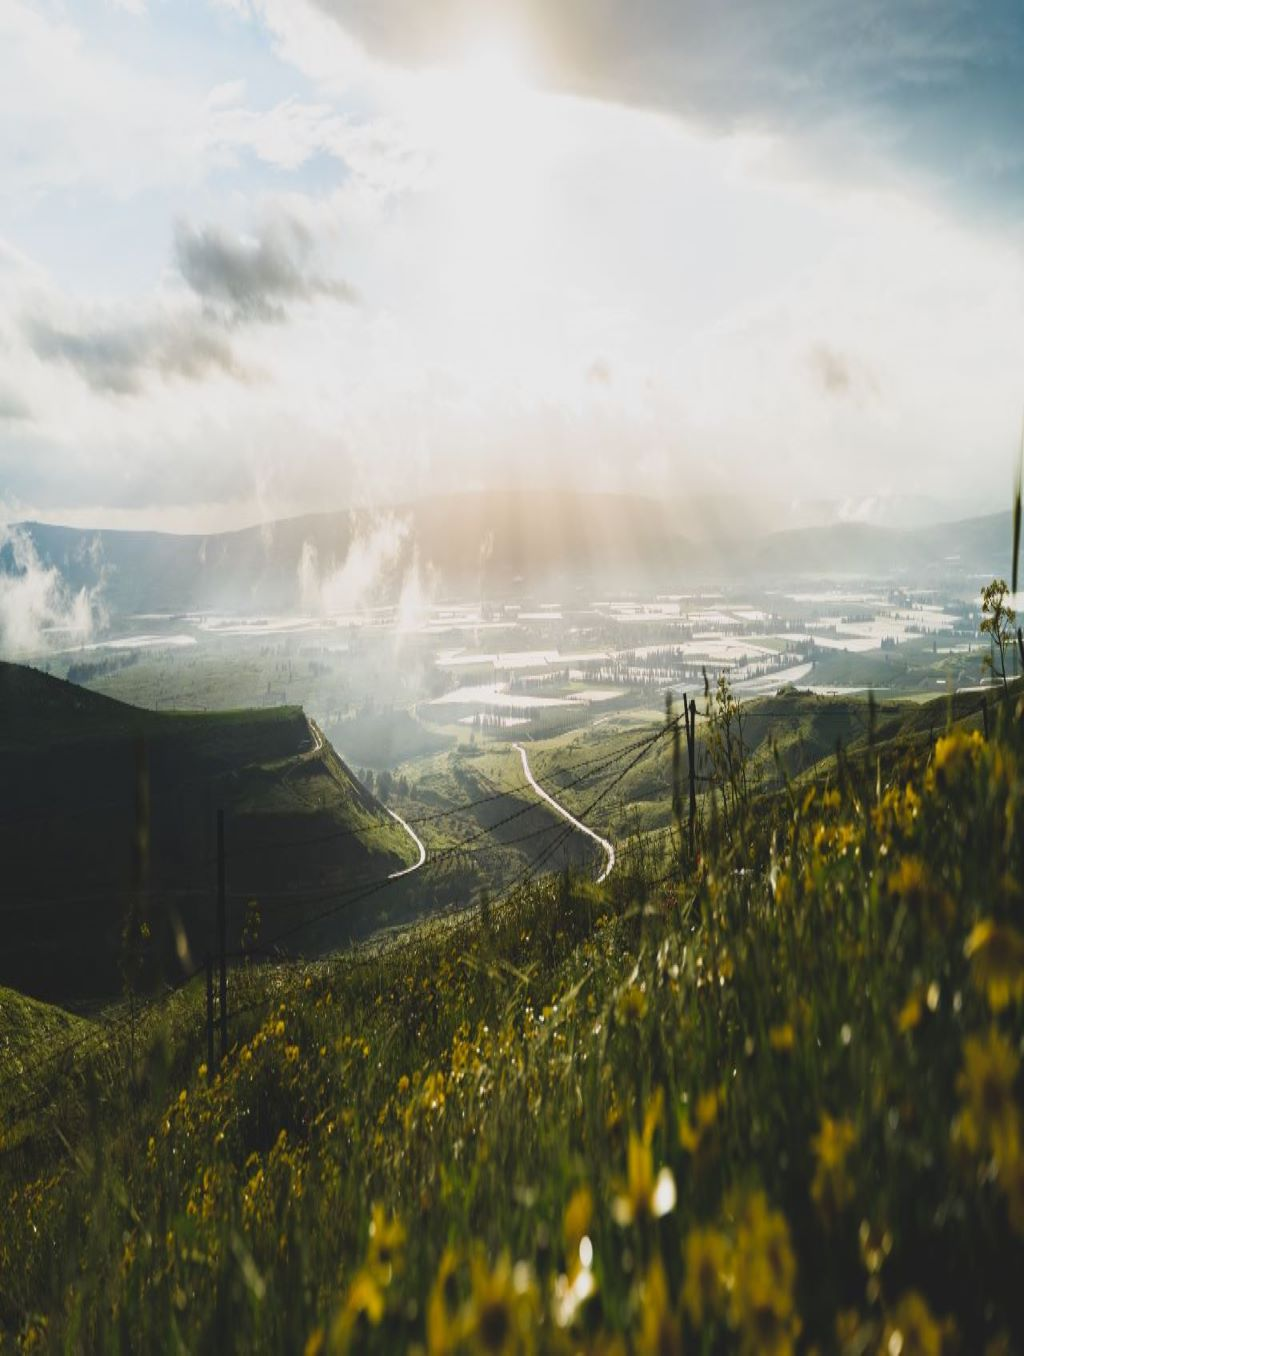
<file: picture1.html>
<!DOCTYPE html>
<html lang="en">
<head>
    <meta charset="UTF-8">
    <meta name="viewport" content="width=device-width, initial-scale=1.0">
    <meta http-equiv="X-UA-Compatible" content="ie=edge">
    <title>Document</title>
</head>
<body style="margin:0">
    
    <img style="height: 100%;" src="./image/maintain.jpg" alt="圖片">
    
</body>
</html>
</file>
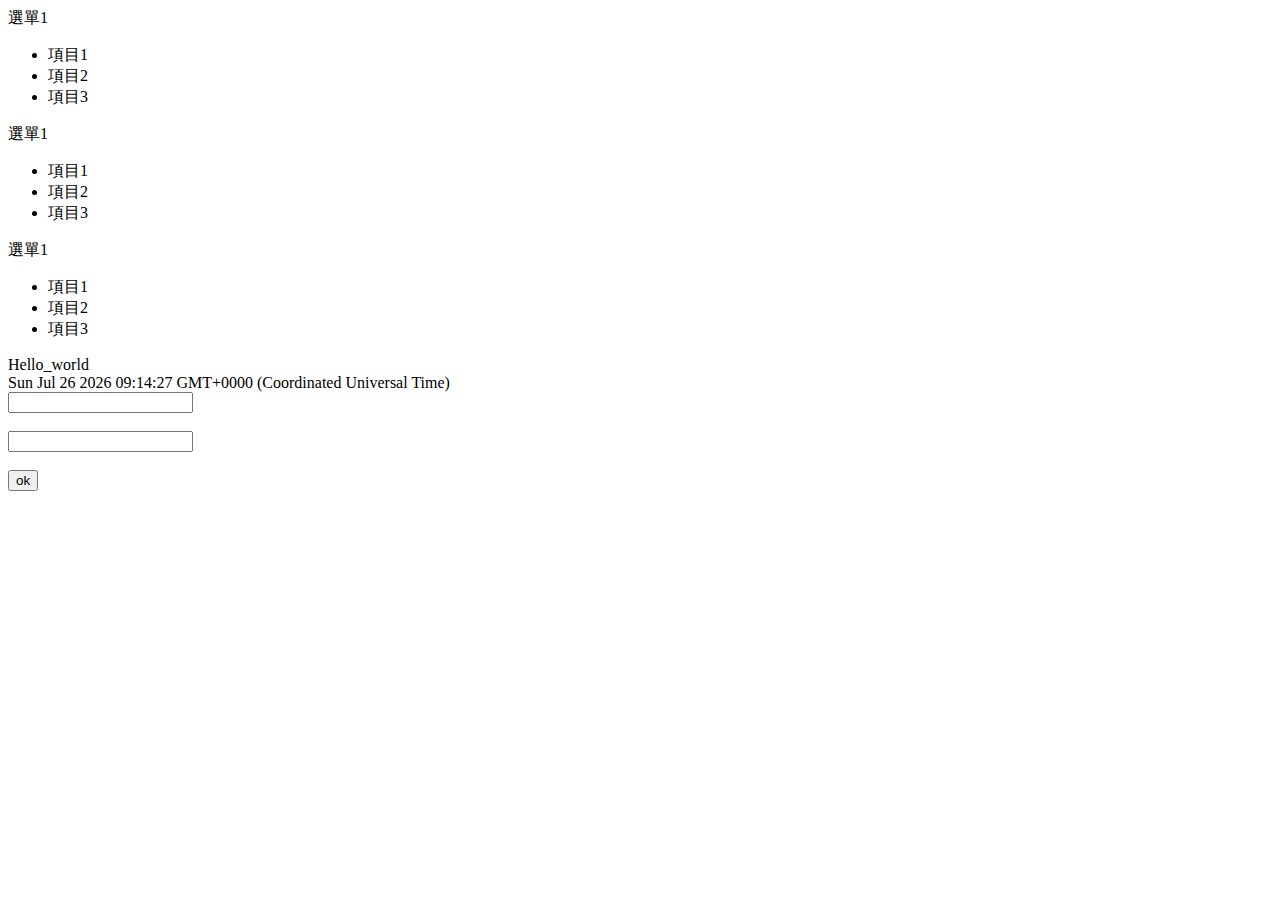
<file: video.html>
<!DOCTYPE html>
<html lang="en">
<head>
    <meta charset="UTF-8">
    <meta name="viewport" content="width=device-width, initial-scale=1.0">
    <meta http-equiv="X-UA-Compatible" content="ie=edge">
    <title>video</title>

    <script>
        function Menu(number){
            var menu=document.getElementById("menu-"+number);
            menu.classList.toggle("hide");
        }
    </script>

    <style>
        .hide{
            display: none;
        }
    </style>
    <!-- <style>
        *{
            margin: 0;
            padding: 0;
            box-sizing: border-box;
        }
        body{
            display: flex;
            justify-content: center;
            padding-top: 10px;
        }

        .container{
            width: 80%;
            margin: 0 auto;
        }

        .grid{

            display: grid;
            grid-template-columns: repeat(3,1fr);
            grid-template-rows:200px 200px;
            grid-gap: 10px;
            justify-content: center;
        }

        .grid>div{
            width: 100%;
            background-color: black;
            color: white;
        }

        @media only screen and (max-width: 600px) {
        .grid{
            grid-template-columns: repeat(1,1fr);
            grid-template-rows: repeat(6,1fr);
        }
    }
       

    </style> -->
</head>
<body>
    <div >
        <div onclick="Menu(1);">選單1</div>
            <ul id="menu-1">
                <li>項目1</li>
                <li>項目2</li>
                <li>項目3</li>
            </ul>
        
        <div onclick="Menu(2);">選單1</div>
            <ul id="menu-2">
                <li>項目1</li>
                <li>項目2</li>
                <li>項目3</li>
            </ul>
        
        <div onclick="Menu(3);">選單1</div>
            <ul id="menu-3">
                <li>項目1</li>
                <li>項目2</li>
                <li>項目3</li>
            </ul>
    </div>
    
    
    <div id="demo"></div>
    <div id="demo1"></div>

    <form>
        <input id="first" type="text" name="firstname"><br><br>
        <input id="last" type="text" name="lastname"><br><br>
        <input id="total" type="submit"  value="ok">
    </form>
    <div id="demo2"></div>
    <script>
        document.getElementById("demo").innerHTML="Hello_world"; 
        document.getElementById("demo1").innerHTML=Date();
        var first=document.getElementById("first").value;
        var last=document.getElementById("last").value;
        
        document.getElementById("demo2").innerHTML=first+lasat;

        function myfun(){

        }
    </script>
    
    
    <!-- <script>
        confirm("史偉任小雞雞");
        window.alert(563413);
    </script> -->

    <!-- <div class="container grid">
        <div class="box1">1</div>
        <div class="box2">2</div>
        <div class="box3">3</div>
        <div class="box6">4</div>
        <div class="box4">5</div>
        <div class="box5">6</div>
    </div> -->
</body>
</html>
</file>
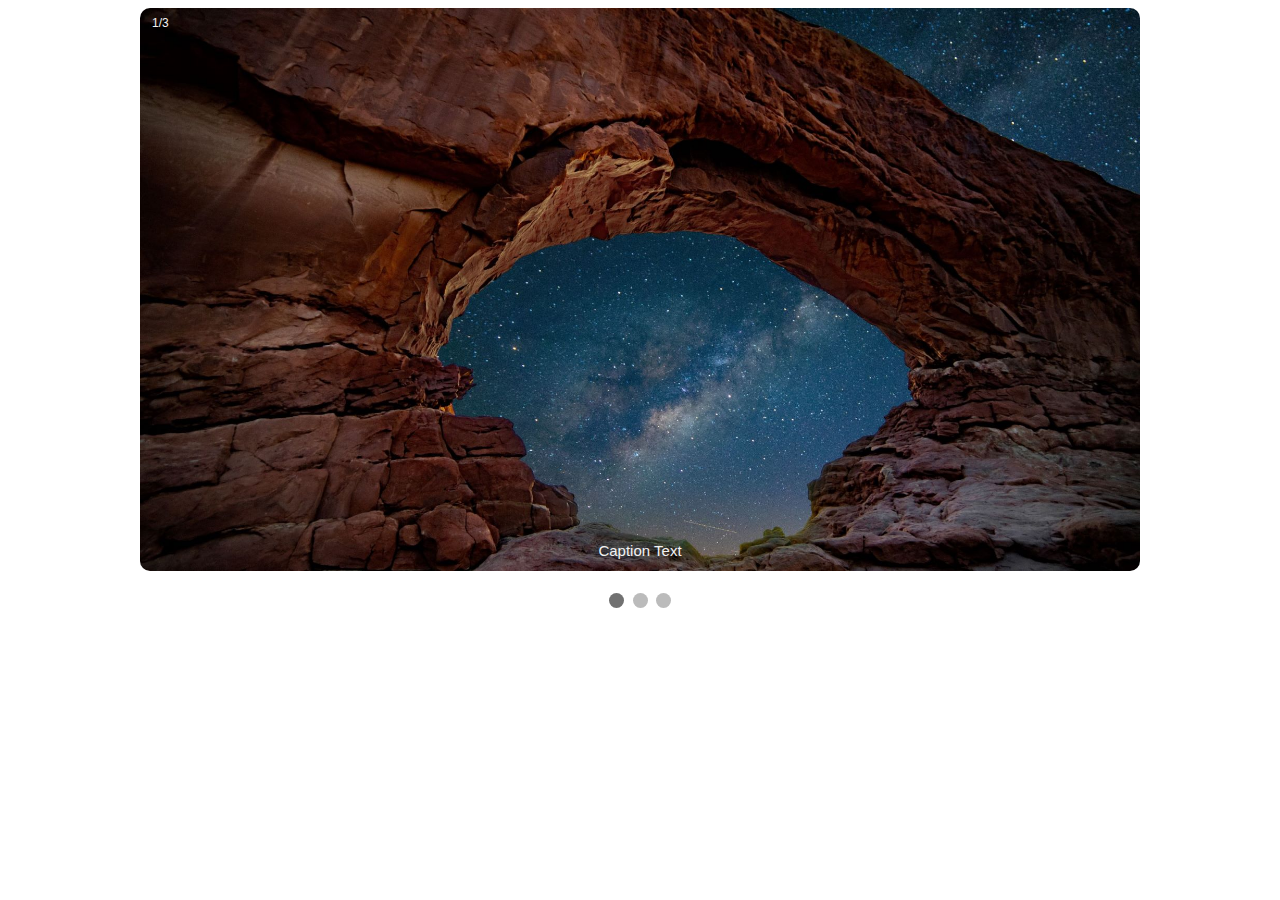
<file: page1/picture1.html>
<!DOCTYPE html>
<html lang="en">
<head>
    <meta charset="UTF-8">
    <meta name="viewport" content="width=device-width, initial-scale=1.0">
    <meta http-equiv="X-UA-Compatible" content="ie=edge">
    <title>Document</title>
    
    <style>
        *{box-sizing: border-box;}
        body{font-family: Verdana, sans-serif;}
        .mySlides{display: none;}
        .img{vertical-align: middle;}

        .mySlides img{
            border-radius: 10px;
        }

        .slideshow-container{
            max-width: 1000px;
            position: relative;
            margin: auto;
        }

        .text{
            color: #f2f2f2;
            font-size: 15px;
            padding: 8px 15px;
            position: absolute;
            bottom: 8px;
            width: 100%;
            text-align: center;
        }

        .numbertext{
            color: #f2f2f2;
            font-size: 12px;
            padding: 8px 12px;
            position:absolute;
            top: 0;
        }

        .dot{
            height: 15px;
            width: 15px;
            margin: 0 2px;
            background-color: #bbb;
            border-radius: 50%;
            display: inline-block;
            transition: background-color 0.6s ease;
        }

        .active{
            background-color: #717171;
        }
        
        .fade{
            -webkit-animation-name:fade; 
            -webkit-animation-duration: 1.5s;
            animation-name:fade;
            animation-duration: 1.5s;
        }

        @-webkit-keyframes fade{
            from{opacity: .4;}
            to{opacity: 1;}
        }

        @keyframes fade{
            from{opacity: .4;}
            to{opacity: 1;}
        }

        @media only screen and(max-width:300px){
            .text{font-size:11px}
        }

    </style>

</head>
<body >
    <div class="slideshow-container">

        <div class="mySlides fade">
            <div class="numbertext">1/3</div>
            <a href="http://yahoo.com.tw" target="_blank">
            <img src="../image/wide1.jpg" style="width:100%">
            </a>
            <div class="text">Caption Text</div>
        </div>

        <div class="mySlides fade">
            <div class="numbertext">2/3</div>
            <a href="http://www.google.com" target="_self">
            <img src="../image/wide2.jpg" style="width:100%">
            </a>
            <div class="text">Caption Text</div>
        </div>

        <div class="mySlides fade">
            <div class="numbertext">3/3</div>
            <a href="https://www.youtube.com/" target="_parent">
            <img src="../image/wide3.jpg" style="width:100%">
            </a>
            <div class="text">Caption Text</div>
        </div>
    </div> 
    <br>   

    <div style="text-align:center">
        <span class="dot"></span>
        <span class="dot"></span>
        <span class="dot"></span>
    </div>


    <script>
    var slideIndex=0;
    showSlides();

    function showSlides(){
        var i;
        var slides=document.getElementsByClassName("mySlides");
        var dots=document.getElementsByClassName("dot");
        for(i=0;i<slides.length;i++){
            slides[i].style.display="none";
        }
        slideIndex++;
        if(slideIndex>slides.length){slideIndex=1}
        for(i=0;i<dots.length;i++){
            dots[i].className=dots[i].className.replace(" active","");
        }
        slides[slideIndex-1].style.display = "block";
        dots[slideIndex-1].className += " active";
        setTimeout(showSlides,2000);
    }


    </script>
    
</body>
</html>
</file>
